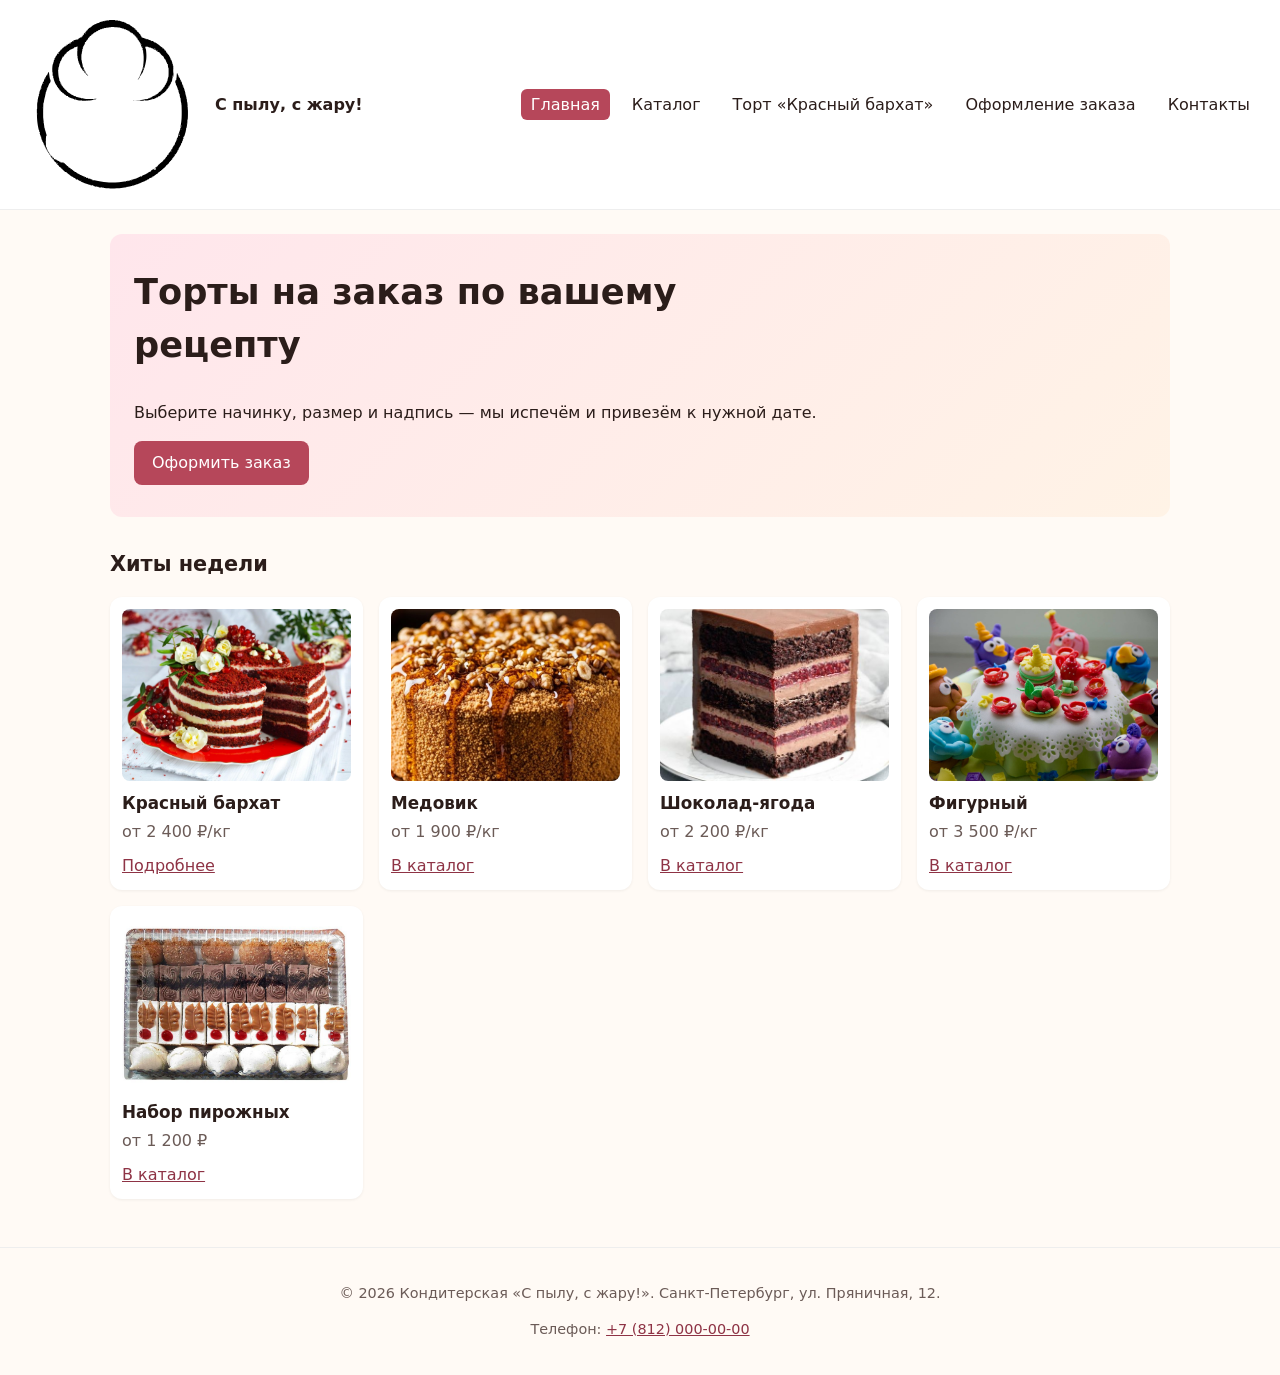
<file: index.html>
<!DOCTYPE html>
<html lang="ru">
<head>
    <meta charset="UTF-8">
    <meta name="viewport" content="width=device-width, initial-scale=1.0">
    <title>С пылу, с жару! - онлайн-пекарня</title>
    <link rel="stylesheet" href="css/style.css">
</head>

<body>
    <header class="site-header">
        <!-- Логотип-ссылка на главную. Внутри — SVG + текст. -->
        <a class="logo" href="index.html">
            <img src="img/logo.svg" alt="Логотип кондитерской «Сладкая мастерская»">
            <span>С пылу, с жару!</span>
        </a>

        <nav class="main-nav" aria-label="Основная навигация">
            <ul>
                <li><a href="index.html" aria-current="page">Главная</a></li>
                <li><a href="catalog.html">Каталог</a></li>
                <li><a href="item.html">Торт «Красный бархат»</a></li>
                <li><a href="order.html">Оформление заказа</a></li>
                <li><a href="contacts.html">Контакты</a></li>
            </ul>
        </nav>
    </header>

    <main>
        <section class="hero">
            <h1>Торты на заказ по вашему рецепту</h1>
            <p>Выберите начинку, размер и надпись — мы испечём и привезём к нужной дате.</p>
            <a class="btn" href="order.html">Оформить заказ</a>
        </section>
        <section class="featured">
            <h2>Хиты недели</h2>
            <!-- .card-grid — Grid-сетка. Карточки сами перестраиваются
                 в колонки в зависимости от ширины экрана. -->
            <div class="card-grid">

                <article class="card">
                    <img src="img/cake-1.jpg" alt="Торт «Красный бархат» с кремом-чиз">
                    <h3>Красный бархат</h3>
                    <p>от 2 400 ₽/кг</p>
                    <a href="item.html">Подробнее</a>
                </article>

                <article class="card">
                    <img src="img/cake-2.jpg" alt="Медовик с грецким орехом">
                    <h3>Медовик</h3>
                    <p>от 1 900 ₽/кг</p>
                    <a href="catalog.html">В каталог</a>
                </article>

                <article class="card">
                    <img src="img/cake-3.jpg" alt="Шоколадный торт с ягодной начинкой">
                    <h3>Шоколад-ягода</h3>
                    <p>от 2 200 ₽/кг</p>
                    <a href="catalog.html">В каталог</a>
                </article>

                <article class="card">
                    <img src="img/cake-4.jpg" alt="Торт с мастикой и фигурками">
                    <h3>Фигурный</h3>
                    <p>от 3 500 ₽/кг</p>
                    <a href="catalog.html">В каталог</a>
                </article>

                <article class="card">
                    <img src="img/cake-5.jpg" alt="Набор пирожных ассорти">
                    <h3>Набор пирожных</h3>
                    <p>от 1 200 ₽</p>
                    <a href="catalog.html">В каталог</a>
                </article>

            </div>
        </section>
    </main>

    <footer class="site-footer">
        <p>© 2026 Кондитерская «С пылу, с жару!». Санкт-Петербург, ул. Пряничная, 12.</p>
        <p>Телефон: <a href="tel:+78120000000">+7 (812) 000-00-00</a></p>
    </footer>
</body>
</html>
</file>
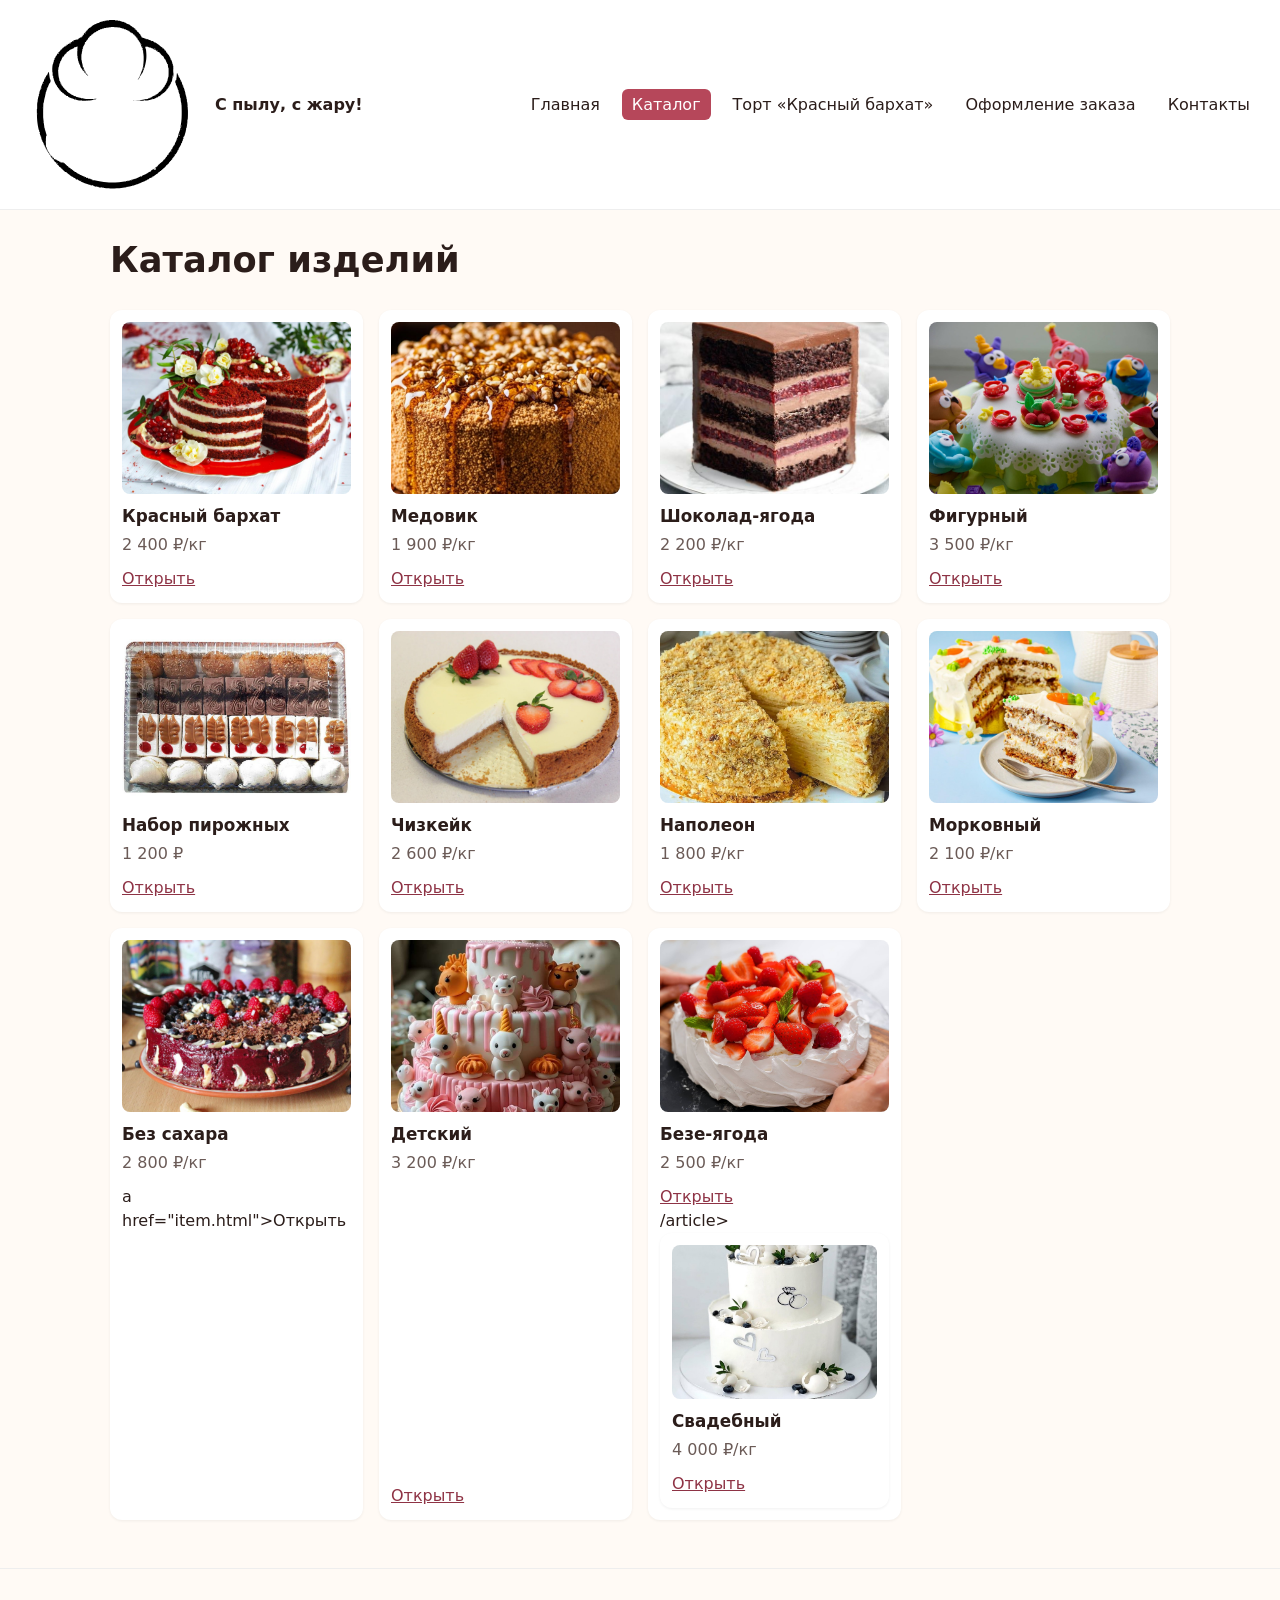
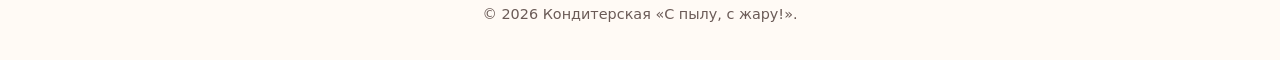
<file: catalog.html>
<!DOCTYPE html>
<html lang="ru">
<head>
    <meta charset="UTF-8">
    <meta name="viewport" content="width=device-width, initial-scale=1.0">
    <title>С пылу, с жару!</title>
    <link rel="stylesheet" href="css/style.css">
</head>

<body>
    <header class="site-header">
        <a class="logo" href="index.html">
            <img src="img/logo.svg" alt="Логотип кондитерской">
            <span>С пылу, с жару!</span>
        </a>
        <nav class="main-nav" aria-label="Основная навигация">
            <ul>
                <li><a href="index.html">Главная</a></li>
                <li><a href="catalog.html" aria-current="page">Каталог</a></li>
                <li><a href="item.html">Торт «Красный бархат»</a></li>
                <li><a href="order.html">Оформление заказа</a></li>
                <li><a href="contacts.html">Контакты</a></li>
            </ul>
        </nav>
    </header>

    <main>
        <h1>Каталог изделий</h1>
        <div class="card-grid">
            <article class="card">
                <img src="img/cake-1.jpg" alt="Торт «Красный бархат»">
                <h3>Красный бархат</h3>
                <p>2 400 ₽/кг</p>
                <a href="item.html">Открыть</a>
            </article>
            <article class="card">
                <img src="img/cake-2.jpg" alt="Медовик с орехами">
                <h3>Медовик</h3>
                <p>1 900 ₽/кг</p>
                <a href="item.html">Открыть</a>
            </article>
            <article class="card">
                <img src="img/cake-3.jpg" alt="Шоколадно-ягодный торт">
                <h3>Шоколад-ягода</h3>
                <p>2 200 ₽/кг</p>
                <a href="item.html">Открыть</a>
            </article>
            <article class="card">
                <img src="img/cake-4.jpg" alt="Фигурный торт с мастикой">
                <h3>Фигурный</h3>
                <p>3 500 ₽/кг</p>
                <a href="item.html">Открыть</a>
            </article>
            <article class="card">
                <img src="img/cake-5.jpg" alt="Набор пирожных ассорти">
                <h3>Набор пирожных</h3>
                <p>1 200 ₽</p>
                <a href="item.html">Открыть</a>
            </article>
            <article class="card">
                <img src="img/cake-6.jpg" alt="Чизкейк Нью-Йорк">
                <h3>Чизкейк</h3>
                <p>2 600 ₽/кг</p>
                <a href="item.html">Открыть</a>
            </article>
            <article class="card">
                <img src="img/cake-7.jpg" alt="Торт «Наполеон»">
                <h3>Наполеон</h3>
                <p>1 800 ₽/кг</p>
                <a href="item.html">Открыть</a>
            </article>
            <article class="card">
                <img src="img/cake-8.jpg" alt="Морковный торт со сливочным кремом">
                <h3>Морковный</h3>
                <p>2 100 ₽/кг</p>
                <a href="item.html">Открыть</a>
            </article>
            <article class="card">
                <img src="img/cake-9.jpg" alt="Торт без сахара с ягодами">
                <h3>Без сахара</h3>
                <p>2 800 ₽/кг</p>
                a href="item.html">Открыть</a>
            </article>
            <article class="card">
                <img src="img/cake-10.jpg" alt="Детский торт с фигурками зверей">
                <h3>Детский</h3>
                <p>3 200 ₽/кг</p>
                <a href="item.html">Открыть</a>
            </article>
            <article class="card">
                <img src="img/cake-11.jpg" alt="Торт с безе и ягодами">
                <h3>Безе-ягода</h3>
                <p>2 500 ₽/кг</p>
                <a href="item.html">Открыть</a>
                /article>
            <article class="card">
                <img src="img/cake-12.jpg" alt="Свадебный двухъярусный торт">
                <h3>Свадебный</h3>
                <p>4 000 ₽/кг</p>
                <a href="item.html">Открыть</a>
            </article>
        </div>
    </main>

    <footer class="site-footer">
        <p>© 2026 Кондитерская «C пылу, с жару!».</p>
    </footer>
</body>
</html>
</file>
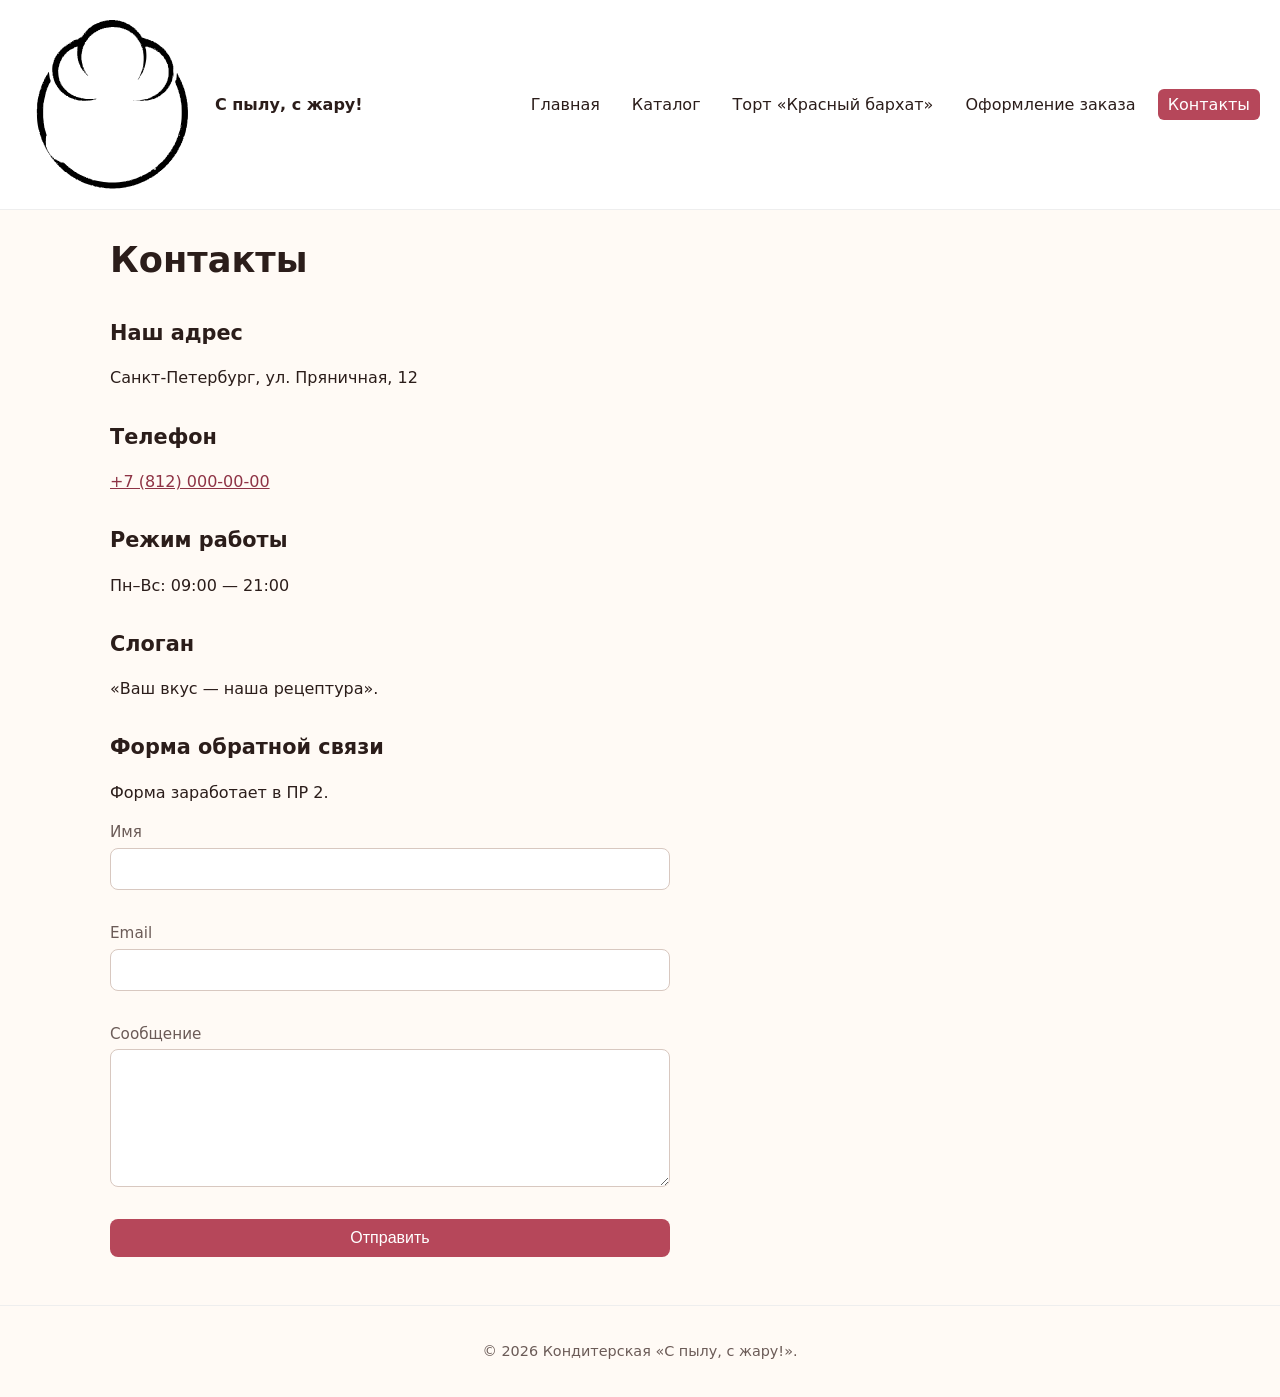
<file: contacts.html>
<!DOCTYPE html>
<html lang="ru">
<head>
    <meta charset="UTF-8">
    <meta name="viewport" content="width=device-width, initial-scale=1.0">
    <title>Контакты — С пылу, с жару!</title>
    <link rel="stylesheet" href="css/style.css">
</head>

<body>
    <header class="site-header">
        <a class="logo" href="index.html">
            <img src="img/logo.svg" alt="Логотип кондитерской">
            <span>С пылу, с жару!</span>
        </a>
        <nav class="main-nav" aria-label="Основная навигация">
            <ul>
                <li><a href="index.html">Главная</a></li>
                <li><a href="catalog.html">Каталог</a></li>
                <li><a href="item.html">Торт «Красный бархат»</a></li>
                <li><a href="order.html">Оформление заказа</a></li>
                <li><a href="contacts.html" aria-current="page">Контакты</a></li>
            </ul>
        </nav>
    </header>

    <main>
        <h1>Контакты</h1>

        <section class="contact-info">
            <h2>Наш адрес</h2>
            <p>Санкт-Петербург, ул. Пряничная, 12</p>

            <h2>Телефон</h2>
            <p><a href="tel:+78120000000">+7 (812) 000-00-00</a></p>

            <h2>Режим работы</h2>
            <p>Пн–Вс: 09:00 — 21:00</p>

            <h2>Слоган</h2>
            <p>«Ваш вкус — наша рецептура».</p>
        </section>

        <section>
            <h2>Форма обратной связи</h2>
            <p>Форма заработает в ПР 2.</p>

            <form class="feedback-form" action="#" method="post">

                <div class="field">
                    <label for="fb-name">Имя</label>
                    <input id="fb-name" name="name" type="text" required>
                </div>

                <div class="field">
                    <label for="fb-email">Email</label>
                    <input id="fb-email" name="email" type="email" required>
                </div>

                <div class="field">
                    <label for="fb-message">Сообщение</label>
                    <textarea id="fb-message" name="message" rows="5" required></textarea>
                </div>

                <button class="btn" type="submit">Отправить</button>
            </form>
        </section>
    </main>

    <footer class="site-footer">
        <p>© 2026 Кондитерская «С пылу, с жару!».</p>
    </footer>
</body>
</html>
</file>
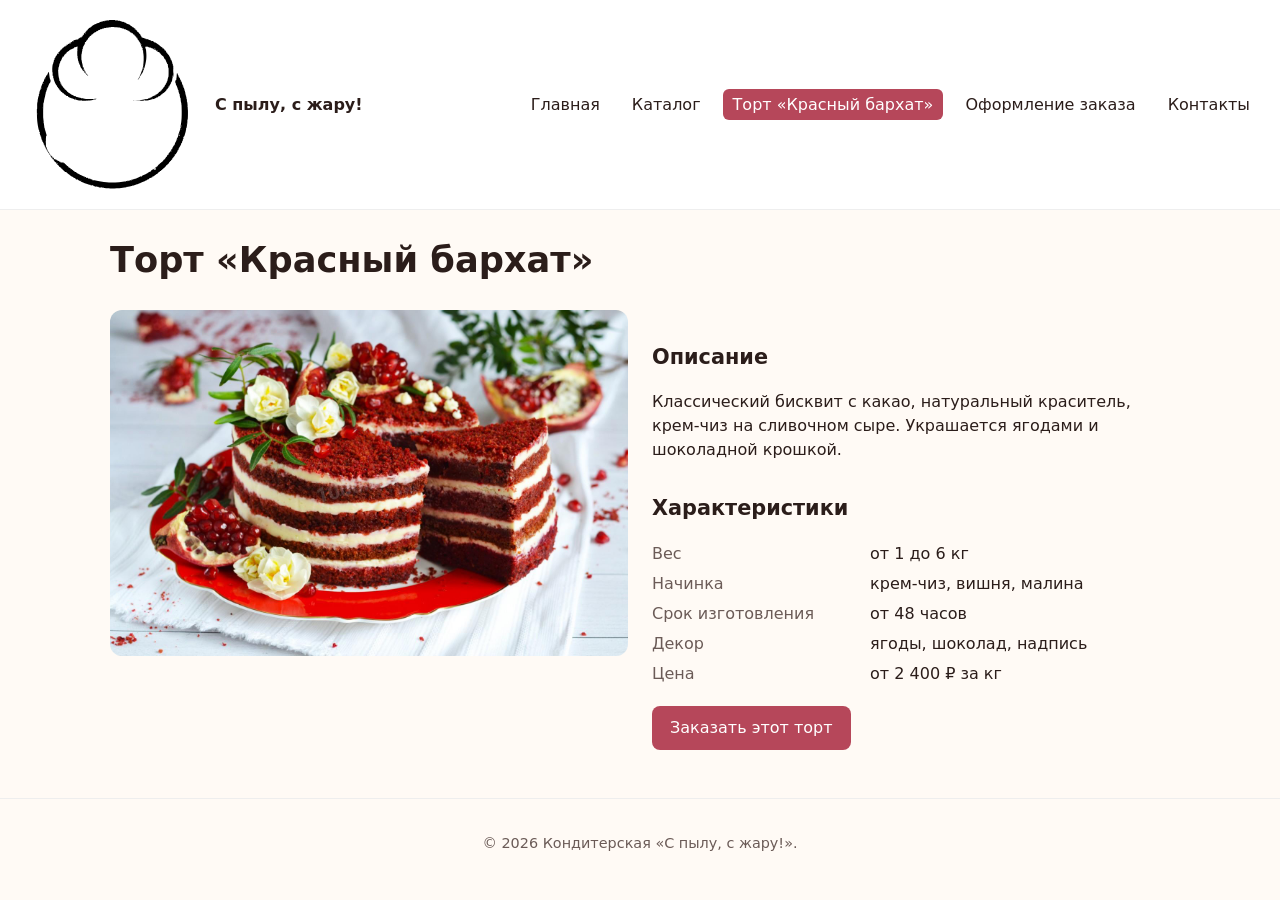
<file: item.html>
<!DOCTYPE html>
<html lang="ru">
<head>
    <meta charset="UTF-8">
    <meta name="viewport" content="width=device-width, initial-scale=1.0">
    <title>Торт «Красный бархат» — С пылу, с жару!</title>
    <link rel="stylesheet" href="css/style.css">
</head>

<body>
    <header class="site-header">
        <a class="logo" href="index.html">
            <img src="img/logo.svg" alt="Логотип кондитерской">
            <span>С пылу, с жару!</span>
        </a>
        <nav class="main-nav" aria-label="Основная навигация">
            <ul>
                <li><a href="index.html">Главная</a></li>
                <li><a href="catalog.html">Каталог</a></li>
                <li><a href="item.html" aria-current="page">Торт «Красный бархат»</a></li>
                <li><a href="order.html">Оформление заказа</a></li>
                <li><a href="contacts.html">Контакты</a></li>
            </ul>
        </nav>
    </header>

    <main class="item-page">
        <h1>Торт «Красный бархат»</h1>
        <div class="item-layout">
            <img class="item-photo" src="img/cake-1.jpg" alt="Торт «Красный бархат» с кремом-чиз и ягодами">
            <section class="item-info">
                <h2>Описание</h2>
                <p>Классический бисквит с какао, натуральный краситель,
                   крем-чиз на сливочном сыре. Украшается ягодами и шоколадной крошкой.</p>

                <h2>Характеристики</h2>
                <!-- dl (definition list) — семантически правильный тег
                     для пар «параметр — значение».
                     dt = термин, dd = определение. -->
                <dl class="specs">
                    <dt>Вес</dt>            <dd>от 1 до 6 кг</dd>
                    <dt>Начинка</dt>        <dd>крем-чиз, вишня, малина</dd>
                    <dt>Срок изготовления</dt><dd>от 48 часов</dd>
                    <dt>Декор</dt>          <dd>ягоды, шоколад, надпись</dd>
                    <dt>Цена</dt>           <dd>от 2 400 ₽ за кг</dd>
                </dl>
                <a class="btn" href="order.html">Заказать этот торт</a>
            </section>
        </div>
    </main>

    <footer class="site-footer">
        <p>© 2026 Кондитерская «C пылу, с жару!».</p>
    </footer>
</body>
</html>
</file>
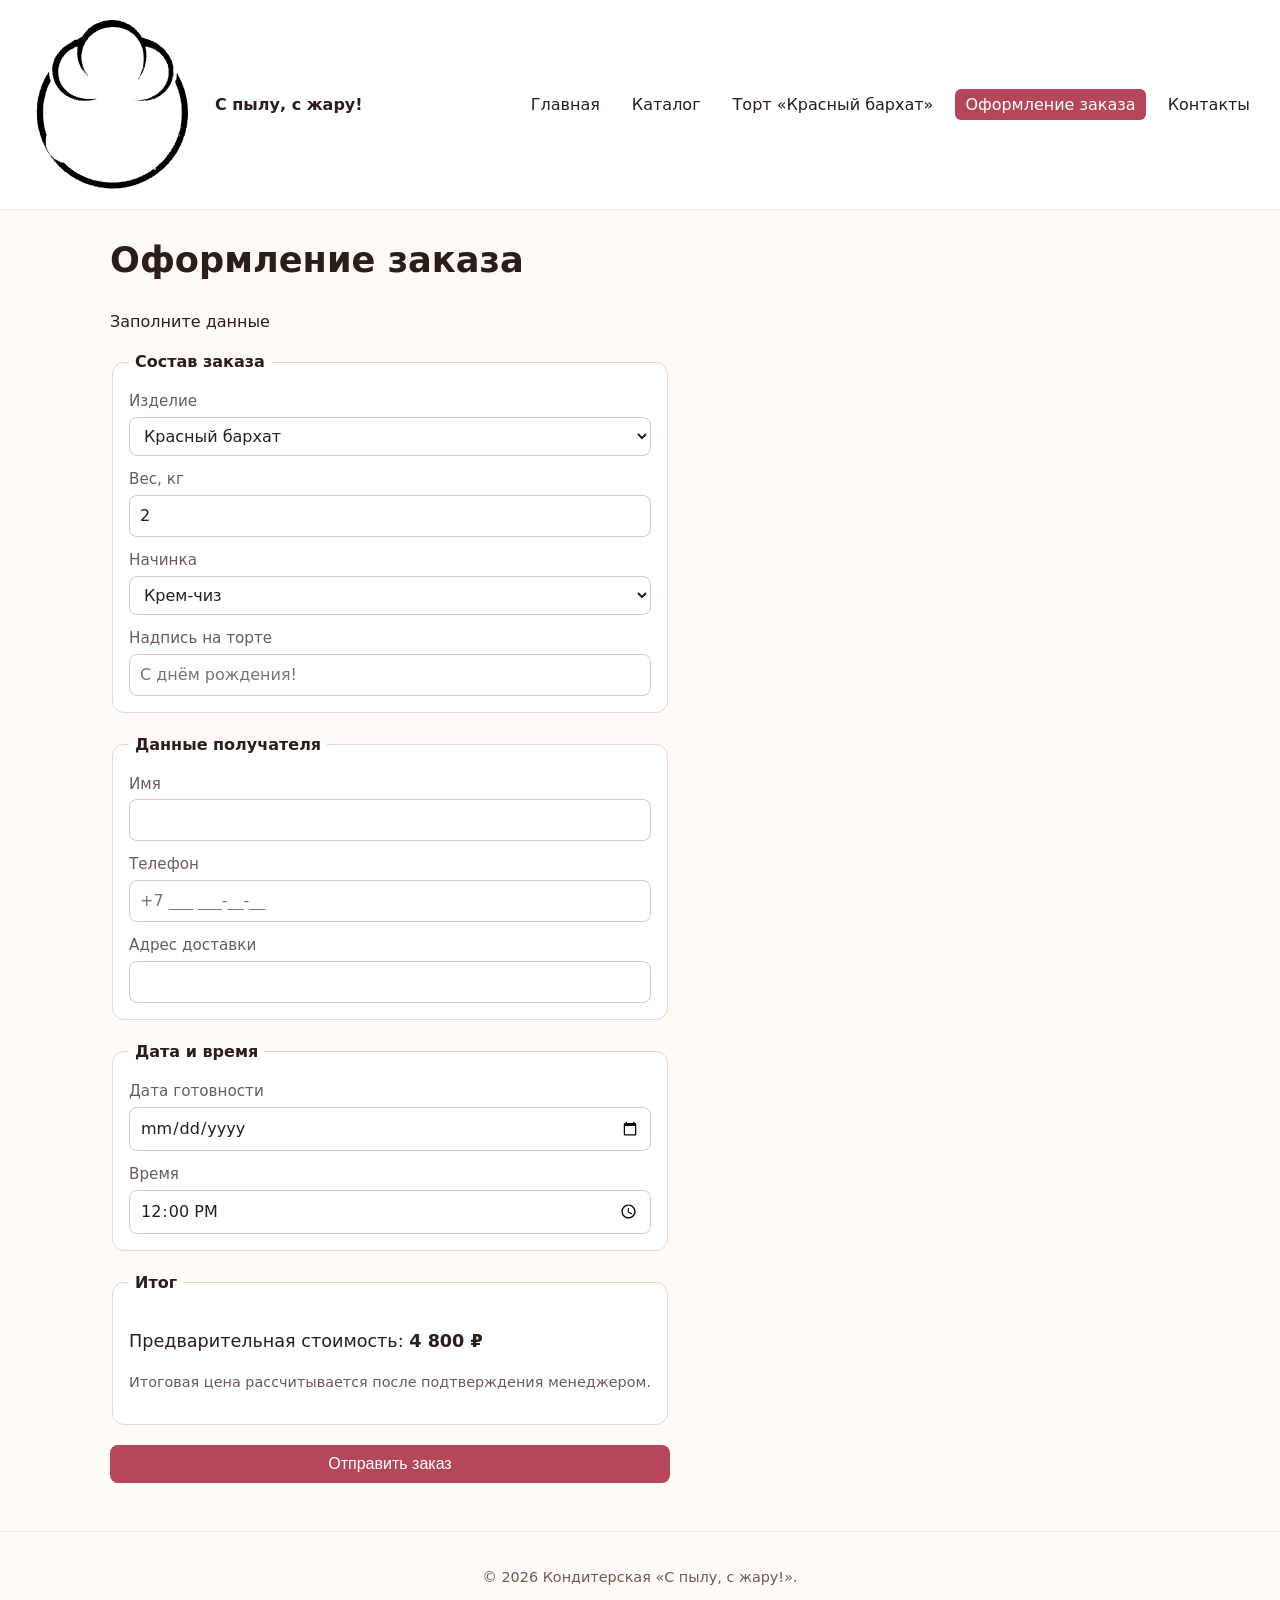
<file: order.html>
<!DOCTYPE html>
<html lang="ru">
<head>
    <meta charset="UTF-8">
    <meta name="viewport" content="width=device-width, initial-scale=1.0">
    <title>Оформление заказа — С пылу, с жару!</title>
    <link rel="stylesheet" href="css/style.css">
</head>

<body>
    <header class="site-header">
        <a class="logo" href="index.html">
            <img src="img/logo.svg" alt="Логотип кондитерской">
            <span>С пылу, с жару!</span>
        </a>
        <nav class="main-nav" aria-label="Основная навигация">
            <ul>
                <li><a href="index.html">Главная</a></li>
                <li><a href="catalog.html">Каталог</a></li>
                <li><a href="item.html">Торт «Красный бархат»</a></li>
                <li><a href="order.html" aria-current="page">Оформление заказа</a></li>
                <li><a href="contacts.html">Контакты</a></li>
            </ul>
        </nav>
    </header>

    <main>
        <h1>Оформление заказа</h1>
        <p>Заполните данные</p>
        <form class="order-form" action="#" method="post">
            <fieldset>
                <legend>Состав заказа</legend>
                <div class="field">
                    <label for="cake">Изделие</label>
                    <select id="cake" name="cake">
                        <option>Красный бархат</option>
                        <option>Медовик</option>
                        <option>Шоколад-ягода</option>
                        <option>Фигурный торт</option>
                        <option>Набор пирожных</option>
                    </select>
                </div>

                <div class="field">
                    <label for="weight">Вес, кг</label>
                    <input id="weight" name="weight" type="number"
                           min="1" max="10" step="0.5" value="2">
                </div>

                <div class="field">
                    <label for="filling">Начинка</label>
                    <select id="filling" name="filling">
                        <option>Крем-чиз</option>
                        <option>Вишня</option>
                        <option>Малина</option>
                        <option>Шоколад</option>
                    </select>
                </div>

                <div class="field">
                    <label for="inscription">Надпись на торте</label>
                    <input id="inscription" name="inscription" type="text"
                           maxlength="40" placeholder="С днём рождения!">
                </div>
            </fieldset>

            <fieldset>
                <legend>Данные получателя</legend>

                <div class="field">
                    <label for="name">Имя</label>
                    <input id="name" name="name" type="text" required>
                </div>

                <div class="field">
                    <label for="phone">Телефон</label>
                    <input id="phone" name="phone" type="tel" required
                           placeholder="+7 ___ ___-__-__">
                </div>

                <div class="field">
                    <label for="address">Адрес доставки</label>
                    <input id="address" name="address" type="text">
                </div>
            </fieldset>

            <fieldset>
                <legend>Дата и время</legend>

                <div class="field">
                    <label for="date">Дата готовности</label>
                    <input id="date" name="date" type="date">
                </div>

                <div class="field">
                    <label for="time">Время</label>
                    <input id="time" name="time" type="time" min="09:00" max="21:00" value="12:00">
                </div>
            </fieldset>

            <fieldset>
                <legend>Итог</legend>
                <p class="total">Предварительная стоимость: <strong>4 800 ₽</strong></p>
                <p class="hint">Итоговая цена рассчитывается после подтверждения менеджером.</p>
            </fieldset>

            <button class="btn" type="submit">Отправить заказ</button>
        </form>
    </main>

    <footer class="site-footer">
        <p>© 2026 Кондитерская «С пылу, с жару!».</p>
    </footer>
</body>
</html>
</file>
<file: css/style.css>
:root {
    --bg: #fffaf5;
    --fg: #2b1d1a;
    --accent: #b6475a;
    --accent-dark: #8e3345; 
    --card: #ffffff;
    --muted: #6b5b57;
    --radius: 12px;
    --gap: 16px;
}
* { box-sizing: border-box; }

html { scroll-behavior: smooth; }

body {
    margin: 0;
    font-family: system-ui, -apple-system, "Segoe UI", Roboto, sans-serif;
    background: var(--bg);
    color: var(--fg);
    line-height: 1.5;
}

img { max-width: 100%; height: auto; display: block; }

a { color: var(--accent-dark); }

.site-header {
    display: flex;
    flex-wrap: wrap;
    align-items: center;
    justify-content: space-between;
    gap: var(--gap);
    padding: 12px 20px;
    background: var(--card);
    border-bottom: 1px solid #eee;
    position: sticky;
    top: 0;
    z-index: 10;
}

.logo {
    display: flex;
    align-items: center;
    gap: 10px;
    font-weight: 700;
    text-decoration: none;
    color: var(--fg);
}

.main-nav ul {
    list-style: none;
    margin: 0;
    padding: 0;
    display: flex;
    flex-wrap: wrap;
    gap: 12px;
}

.main-nav a {
    text-decoration: none;
    color: var(--fg);
    padding: 6px 10px;
    border-radius: 6px;
}

.main-nav a:hover,
.main-nav a:focus-visible {
    background: #f4e2e6;
    outline: none;
}

.main-nav a[aria-current="page"] {
    background: var(--accent);
    color: #fff;
}

main {
    max-width: 1100px;        
    margin: 0 auto;           
    padding: 24px 20px 48px;
}

h1 { font-size: 1.8rem; margin-top: 0; }
h2 { font-size: 1.3rem; margin-top: 1.5em; }

/* Герой */
.hero {
    background: linear-gradient(135deg, #ffe6ec, #fff3e6);
    padding: 32px 24px;
    border-radius: var(--radius);
    margin-bottom: 32px;
}

.hero h1 { max-width: 600px; }

.btn {
    display: inline-block;
    background: var(--accent);
    color: #fff;
    text-decoration: none;
    padding: 10px 18px;
    border-radius: 8px;
    border: none;                
    cursor: pointer;
    font-size: 1rem;
}

.btn:hover,
.btn:focus-visible {
    background: var(--accent-dark);
    outline: none;
}

.card-grid {
    display: grid;
    grid-template-columns: repeat(auto-fill, minmax(220px, 1fr));
    gap: var(--gap);
}

.card {
    background: var(--card);
    border-radius: var(--radius);
    padding: 12px;
    box-shadow: 0 1px 3px rgba(0,0,0,.06);
    display: flex;
    flex-direction: column;   
}

.card img {
    aspect-ratio: 4/3;
    object-fit: cover;
    border-radius: 8px;
}

.card h3 { margin: 10px 0 4px; font-size: 1.05rem; }
.card p  { margin: 0 0 10px; color: var(--muted); }
.card a  { margin-top: auto; }

.item-layout {
    display: grid;
    grid-template-columns: 1fr;
    gap: 24px;
}

.item-photo { border-radius: var(--radius); }

.specs {
    display: grid;
    grid-template-columns: max-content 1fr;
    gap: 6px 16px;
    margin: 0 0 20px;
}

.specs dt { color: var(--muted); }

.order-form,
.feedback-form {
    display: flex;
    flex-direction: column;
    gap: 20px;
    max-width: 560px;      
}

fieldset {
    border: 1px solid #e6d7cf;
    border-radius: var(--radius);
    padding: 16px;
    background: var(--card);
}

legend { font-weight: 600; padding: 0 6px; }

.field {
    display: flex;
    flex-direction: column;
    gap: 4px;
    margin-bottom: 12px;
}

.field:last-child { margin-bottom: 0; } 

label { font-size: .95rem; color: var(--muted); }

input, select, textarea {
    font: inherit;                     
    padding: 8px 10px;
    border: 1px solid #d8c8c0;
    border-radius: 8px;
    background: #fff;
    color: var(--fg);
    width: 100%;                       
}

input:focus, select:focus, textarea:focus {
    border-color: var(--accent);
    outline: 2px solid #f0cdd5;
}

.total { font-size: 1.1rem; }
.hint  { color: var(--muted); font-size: .9rem; }

.site-footer {
    border-top: 1px solid #eee;
    padding: 20px;
    text-align: center;
    color: var(--muted);
    font-size: .9rem;
}


@media (min-width: 720px) {
    h1 { font-size: 2.2rem; }

    .item-layout {
        grid-template-columns: 1fr 1fr;
        align-items: start;
    }
}

@media (max-width: 480px) {
    .site-header { padding: 10px 12px; }       
    .main-nav ul { gap: 6px; }
    .main-nav a { padding: 4px 8px; font-size: .9rem; }
    main { padding: 16px 12px 32px; }
    .hero { padding: 20px 16px; }
}
</file>
